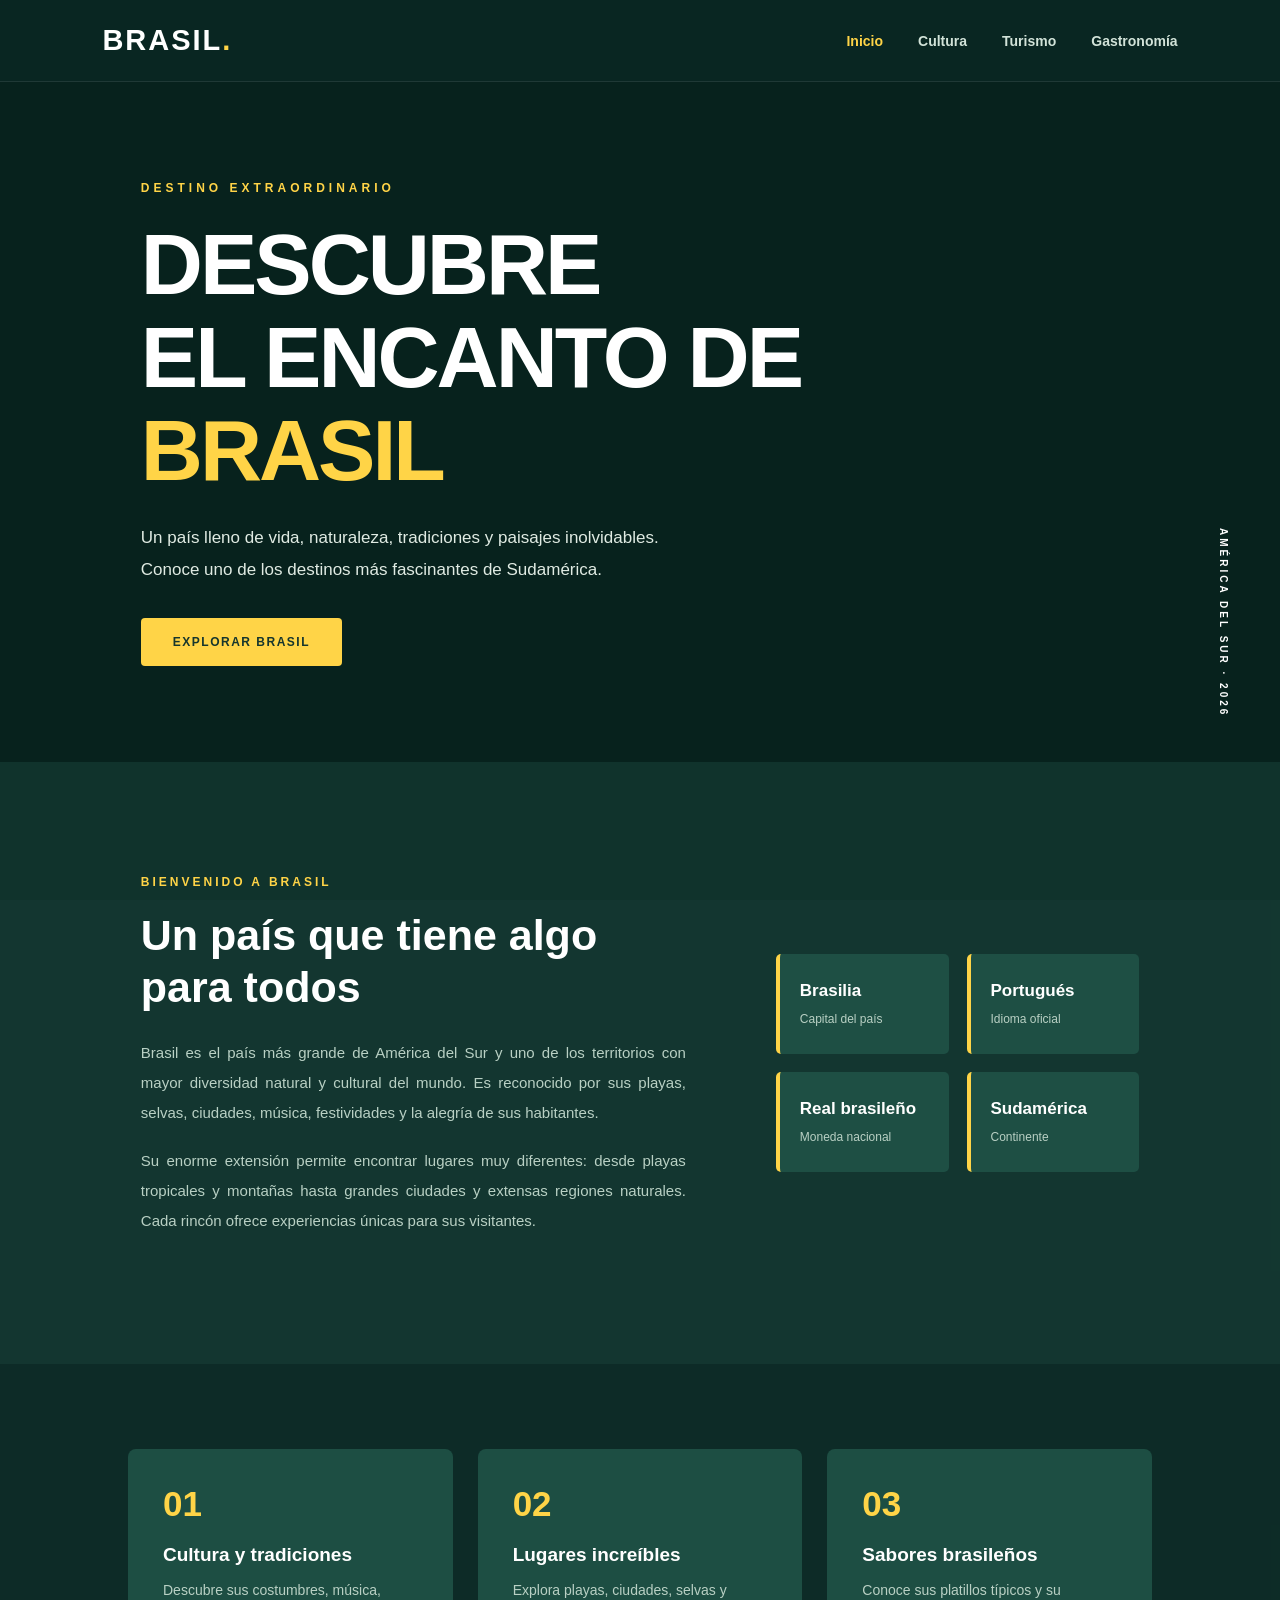
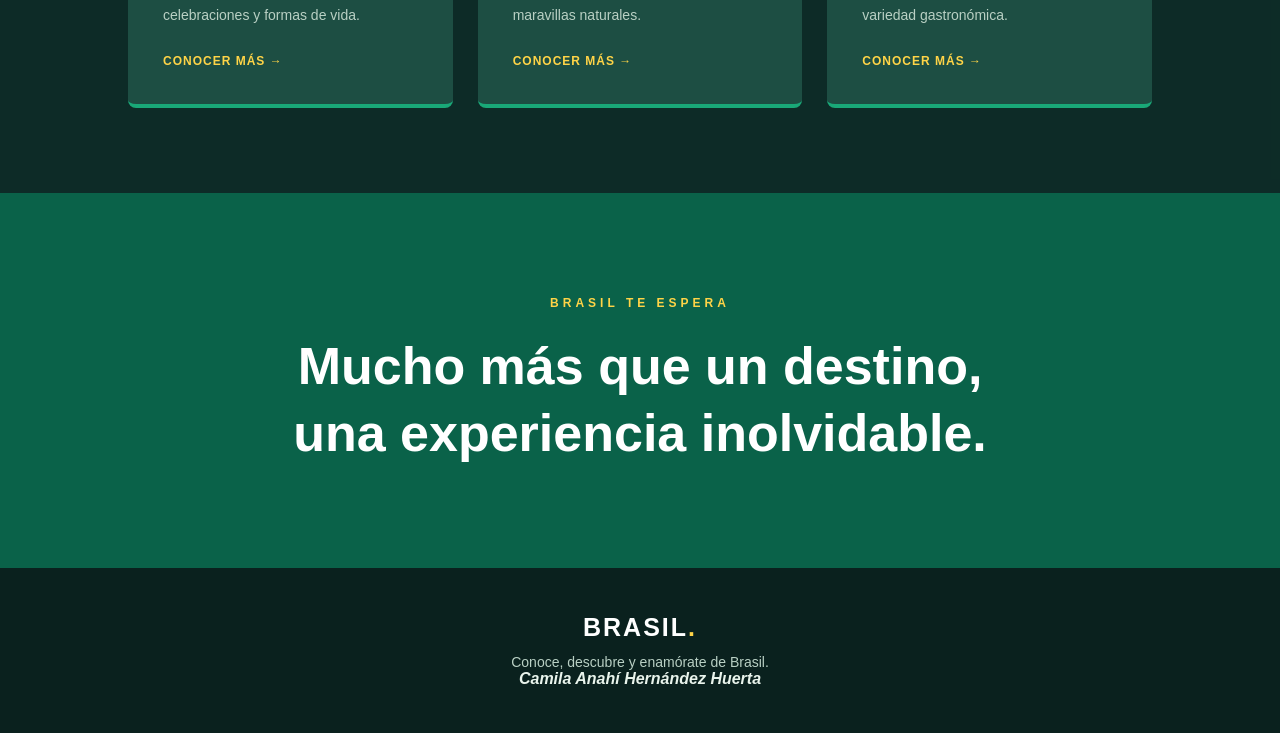
<file: index.html>
<!DOCTYPE html>
<html lang="es">
<head>
    <meta charset="UTF-8">
    <meta name="viewport" content="width=device-width, initial-scale=1.0">
    <title>Brasil | Un destino extraordinario</title>
    <link rel="stylesheet" href="estilos/estilos.css">
</head>
<body>

    <video class="video-fondo-global" autoplay muted loop playsinline>
    <source src="video/brasil.mp4" type="video/mp4">
</video>

<div class="capa-video-global"></div>

<header class="encabezado">
    <a href="index.html" class="logo">BRASIL<span>.</span></a>

    <nav>
        <a href="index.html" class="activo">Inicio</a>
        <a href="cultura.html">Cultura</a>
        <a href="turismo.html">Turismo</a>
        <a href="gastronomia.html">Gastronomía</a>
    </nav>
</header>

<main>
    <section class="portada">

        <div class="contenido-portada">
            <span class="etiqueta">DESTINO EXTRAORDINARIO</span>
            <h1>DESCUBRE<br>EL ENCANTO DE <span>BRASIL</span></h1>
            <p>
                Un país lleno de vida, naturaleza, tradiciones y paisajes
                inolvidables. Conoce uno de los destinos más fascinantes
                de Sudamérica.
            </p>
            <a href="cultura.html" class="boton">EXPLORAR BRASIL</a>
        </div>

        <div class="texto-lateral">AMÉRICA DEL SUR · 2026</div>
    </section>

    <section class="introduccion">
        <div class="introduccion-texto">
            <span class="subtitulo">BIENVENIDO A BRASIL</span>
            <h2>Un país que tiene algo para todos</h2>
            <p>
                Brasil es el país más grande de América del Sur y uno de
                los territorios con mayor diversidad natural y cultural
                del mundo. Es reconocido por sus playas, selvas, ciudades,
                música, festividades y la alegría de sus habitantes.
            </p>
            <p>
                Su enorme extensión permite encontrar lugares muy
                diferentes: desde playas tropicales y montañas hasta
                grandes ciudades y extensas regiones naturales. Cada
                rincón ofrece experiencias únicas para sus visitantes.
            </p>
        </div>

        <div class="datos-brasil">
            <div>
                <strong>Brasilia</strong>
                <span>Capital del país</span>
            </div>
            <div>
                <strong>Portugués</strong>
                <span>Idioma oficial</span>
            </div>
            <div>
                <strong>Real brasileño</strong>
                <span>Moneda nacional</span>
            </div>
            <div>
                <strong>Sudamérica</strong>
                <span>Continente</span>
            </div>
        </div>
    </section>

    <section class="franja">
        <div>
            <span>01</span>
            <h3>Cultura y tradiciones</h3>
            <p>Descubre sus costumbres, música, celebraciones y formas de vida.</p>
            <a href="cultura.html">CONOCER MÁS →</a>
        </div>

        <div>
            <span>02</span>
            <h3>Lugares increíbles</h3>
            <p>Explora playas, ciudades, selvas y maravillas naturales.</p>
            <a href="turismo.html">CONOCER MÁS →</a>
        </div>

        <div>
            <span>03</span>
            <h3>Sabores brasileños</h3>
            <p>Conoce sus platillos típicos y su variedad gastronómica.</p>
            <a href="gastronomia.html">CONOCER MÁS →</a>
        </div>
    </section>

    <section class="frase-final">
        <span>BRASIL TE ESPERA</span>
        <h2>Mucho más que un destino,<br>una experiencia inolvidable.</h2>
    </section>
</main>

<footer>
    <a href="index.html" class="logo">BRASIL<span>.</span></a>
    <p>Conoce, descubre y enamórate de Brasil.</p>
    <b><i>Camila Anahí Hernández Huerta</i></b>
</footer>

</body>
</html>
</file>
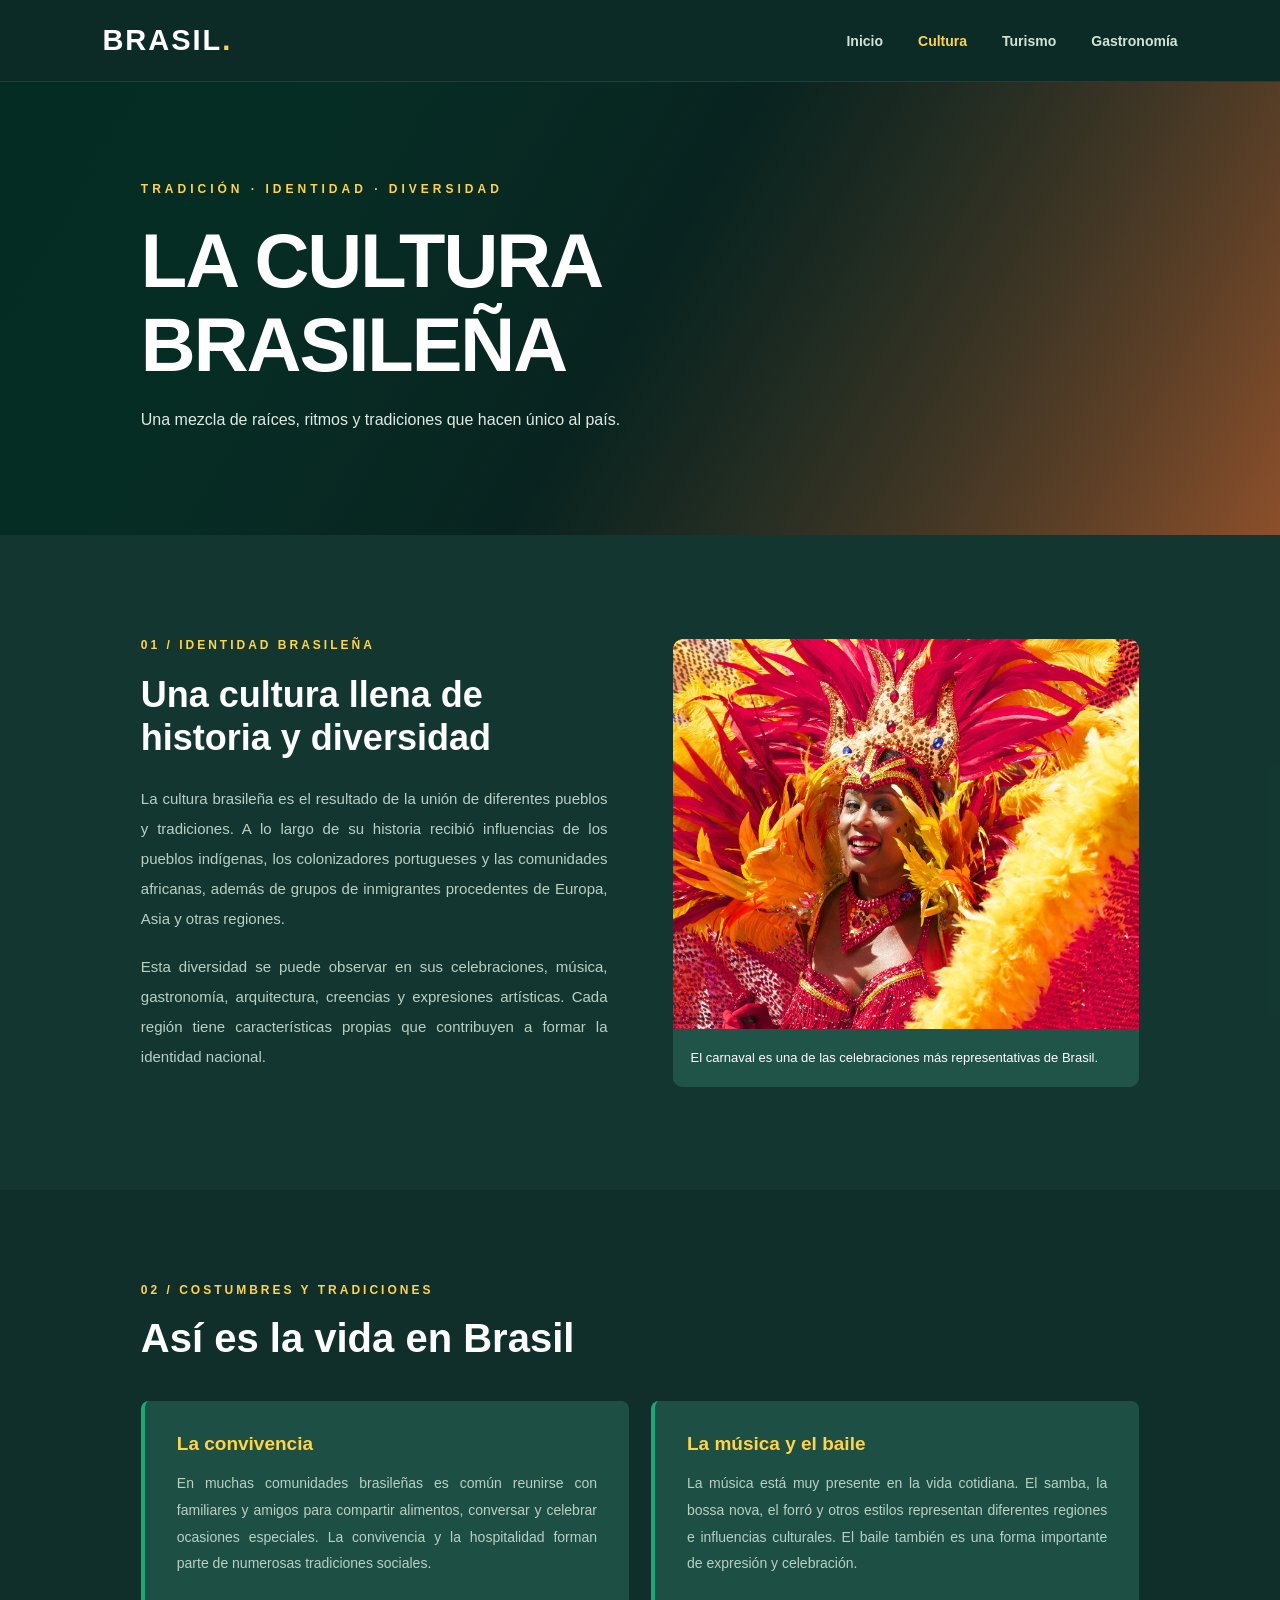
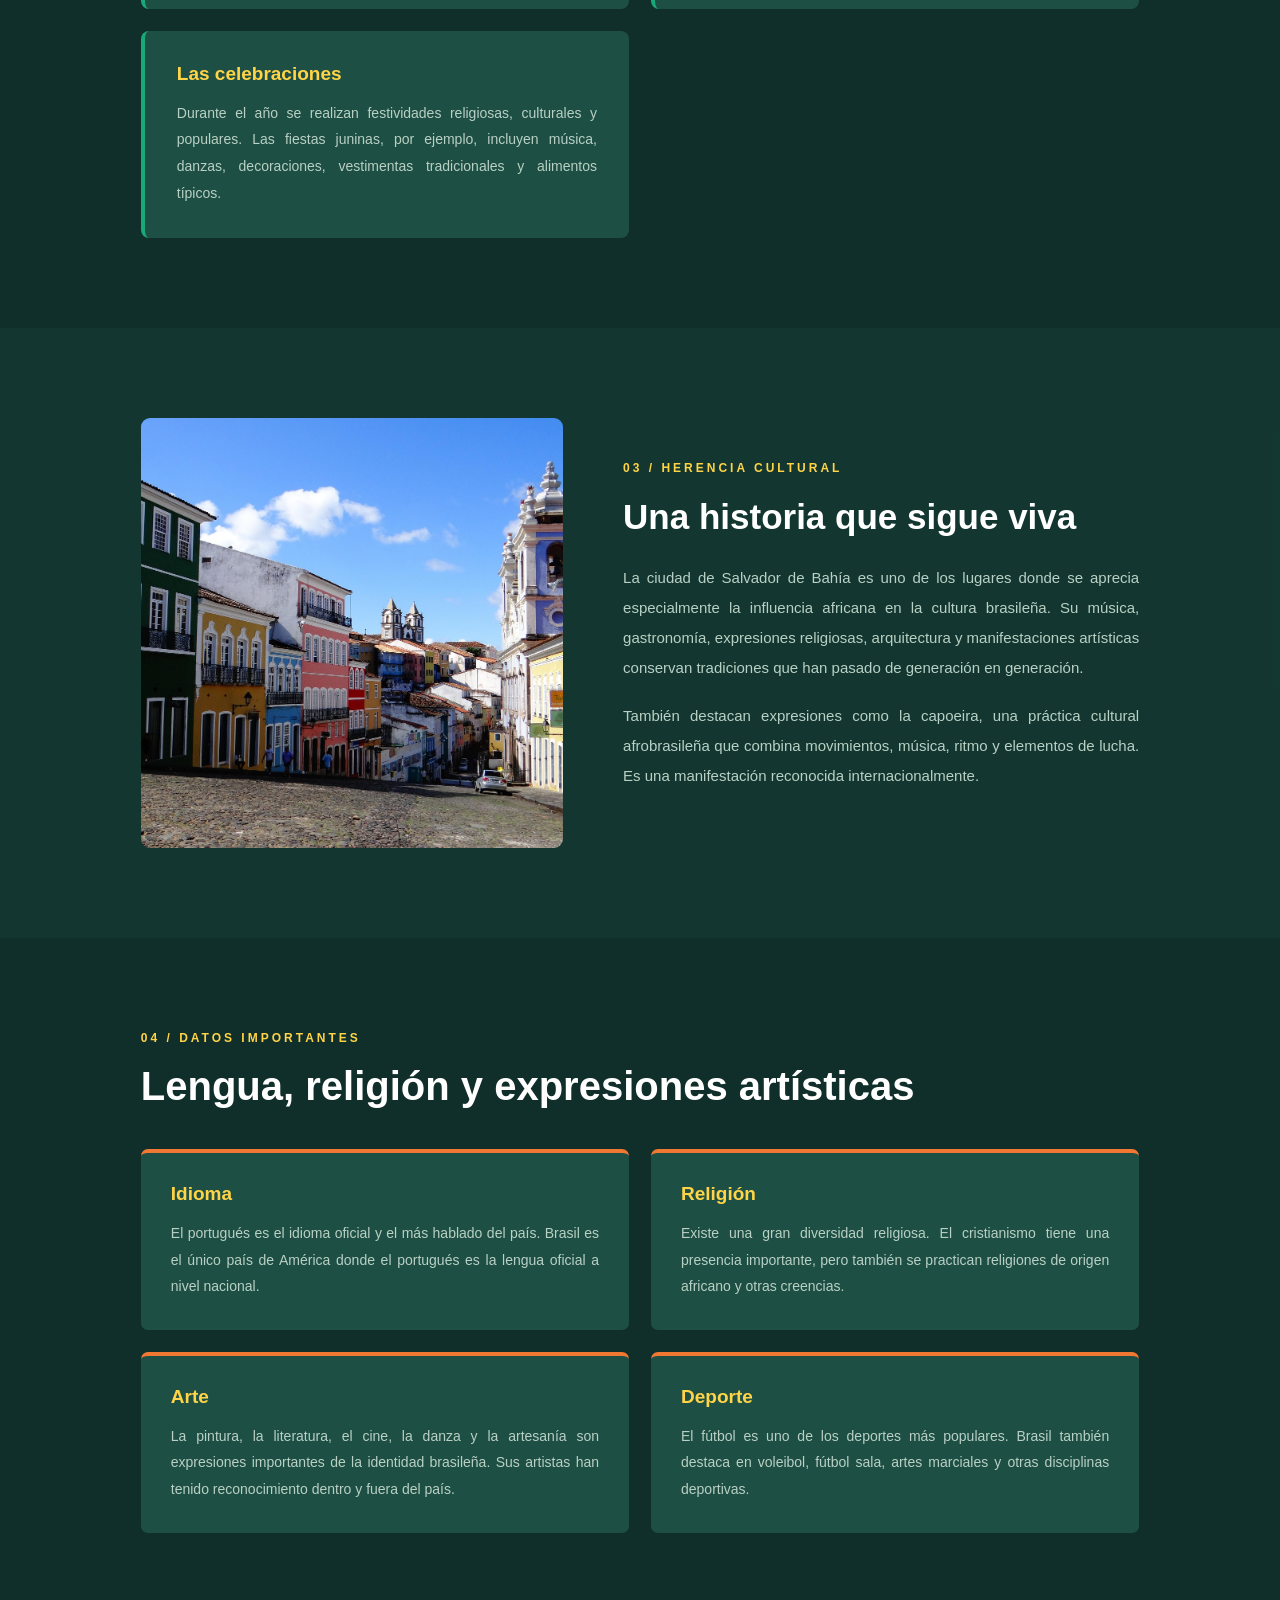
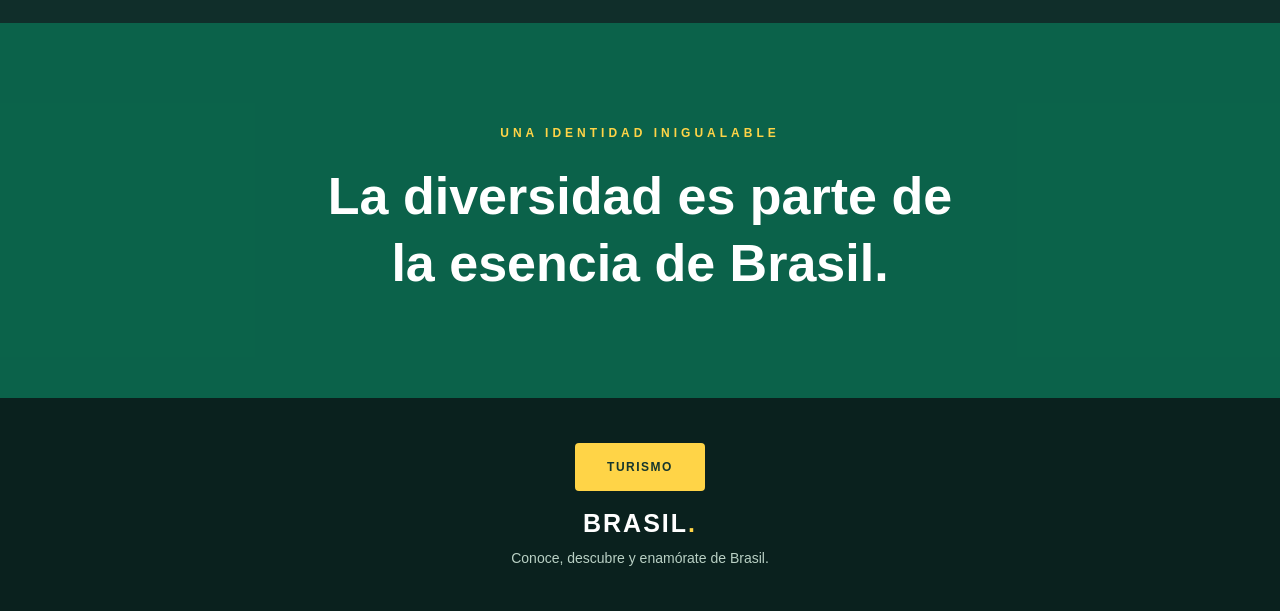
<file: cultura.html>
<!DOCTYPE html>
<html lang="es">
<head>
    <meta charset="UTF-8">
    <meta name="viewport" content="width=device-width, initial-scale=1.0">
    <title>Cultura de Brasil</title>
    <link rel="stylesheet" href="estilos/estilos.css">
</head>
<body>

<header class="encabezado">
    <a href="index.html" class="logo">BRASIL<span>.</span></a>
    <nav>
        <a href="index.html">Inicio</a>
        <a href="cultura.html" class="activo">Cultura</a>
        <a href="turismo.html">Turismo</a>
        <a href="gastronomia.html">Gastronomía</a>
    </nav>
</header>

<main>
    <section class="encabezado-pagina cultura-fondo">
        <span class="etiqueta">TRADICIÓN · IDENTIDAD · DIVERSIDAD</span>
        <h1>LA CULTURA<br>BRASILEÑA</h1>
        <p>Una mezcla de raíces, ritmos y tradiciones que hacen único al país.</p>
    </section>

    <section class="contenido-pagina">
        <div class="texto-principal">
            <span class="subtitulo">01 / IDENTIDAD BRASILEÑA</span>
            <h2>Una cultura llena de historia y diversidad</h2>
            <p>
                La cultura brasileña es el resultado de la unión de
                diferentes pueblos y tradiciones. A lo largo de su
                historia recibió influencias de los pueblos indígenas,
                los colonizadores portugueses y las comunidades africanas,
                además de grupos de inmigrantes procedentes de Europa,
                Asia y otras regiones.
            </p>
            <p>
                Esta diversidad se puede observar en sus celebraciones,
                música, gastronomía, arquitectura, creencias y expresiones
                artísticas. Cada región tiene características propias
                que contribuyen a formar la identidad nacional.
            </p>
        </div>

        <div class="imagen-destacada">
            <img src="imagenes/carnaval.jpg" alt="Celebración del carnaval brasileño">
            <span>El carnaval es una de las celebraciones más representativas de Brasil.</span>
        </div>
    </section>

    <section class="bloque-informacion">
        <span class="subtitulo">02 / COSTUMBRES Y TRADICIONES</span>
        <h2>Así es la vida en Brasil</h2>

        <div class="tarjetas-texto">
            <article>
                <h3>La convivencia</h3>
                <p>
                    En muchas comunidades brasileñas es común reunirse
                    con familiares y amigos para compartir alimentos,
                    conversar y celebrar ocasiones especiales. La
                    convivencia y la hospitalidad forman parte de
                    numerosas tradiciones sociales.
                </p>
            </article>

            <article>
                <h3>La música y el baile</h3>
                <p>
                    La música está muy presente en la vida cotidiana.
                    El samba, la bossa nova, el forró y otros estilos
                    representan diferentes regiones e influencias
                    culturales. El baile también es una forma importante
                    de expresión y celebración.
                </p>
            </article>

            <article>
                <h3>Las celebraciones</h3>
                <p>
                    Durante el año se realizan festividades religiosas,
                    culturales y populares. Las fiestas juninas, por
                    ejemplo, incluyen música, danzas, decoraciones,
                    vestimentas tradicionales y alimentos típicos.
                </p>
            </article>
        </div>
    </section>

    <section class="seccion-imagen">
        <img src="imagenes/salvador.jpg" alt="Arquitectura colorida de Salvador de Bahía">
        <div>
            <span class="subtitulo">03 / HERENCIA CULTURAL</span>
            <h2>Una historia que sigue viva</h2>
            <p>
                La ciudad de Salvador de Bahía es uno de los lugares
                donde se aprecia especialmente la influencia africana
                en la cultura brasileña. Su música, gastronomía,
                expresiones religiosas, arquitectura y manifestaciones
                artísticas conservan tradiciones que han pasado de
                generación en generación.
            </p>
            <p>
                También destacan expresiones como la capoeira, una
                práctica cultural afrobrasileña que combina movimientos,
                música, ritmo y elementos de lucha. Es una manifestación
                reconocida internacionalmente.
            </p>
        </div>
    </section>

    <section class="bloque-informacion">
        <span class="subtitulo">04 / DATOS IMPORTANTES</span>
        <h2>Lengua, religión y expresiones artísticas</h2>

        <div class="datos-grid">
            <div>
                <h3>Idioma</h3>
                <p>
                    El portugués es el idioma oficial y el más hablado
                    del país. Brasil es el único país de América donde
                    el portugués es la lengua oficial a nivel nacional.
                </p>
            </div>

            <div>
                <h3>Religión</h3>
                <p>
                    Existe una gran diversidad religiosa. El cristianismo
                    tiene una presencia importante, pero también se
                    practican religiones de origen africano y otras
                    creencias.
                </p>
            </div>

            <div>
                <h3>Arte</h3>
                <p>
                    La pintura, la literatura, el cine, la danza y la
                    artesanía son expresiones importantes de la identidad
                    brasileña. Sus artistas han tenido reconocimiento
                    dentro y fuera del país.
                </p>
            </div>

            <div>
                <h3>Deporte</h3>
                <p>
                    El fútbol es uno de los deportes más populares.
                    Brasil también destaca en voleibol, fútbol sala,
                    artes marciales y otras disciplinas deportivas.
                </p>
            </div>
        </div>
    </section>

    <section class="frase-final">
        <span>UNA IDENTIDAD INIGUALABLE</span>
        <h2>La diversidad es parte de<br>la esencia de Brasil.</h2>
    </section>
</main>

<footer>
     <a href="turismo.html" class="boton">TURISMO</a><br><br>
    <a href="index.html" class="logo">BRASIL<span>.</span></a>
    <p>Conoce, descubre y enamórate de Brasil.</p>
</footer>

</body>
</html>
</file>
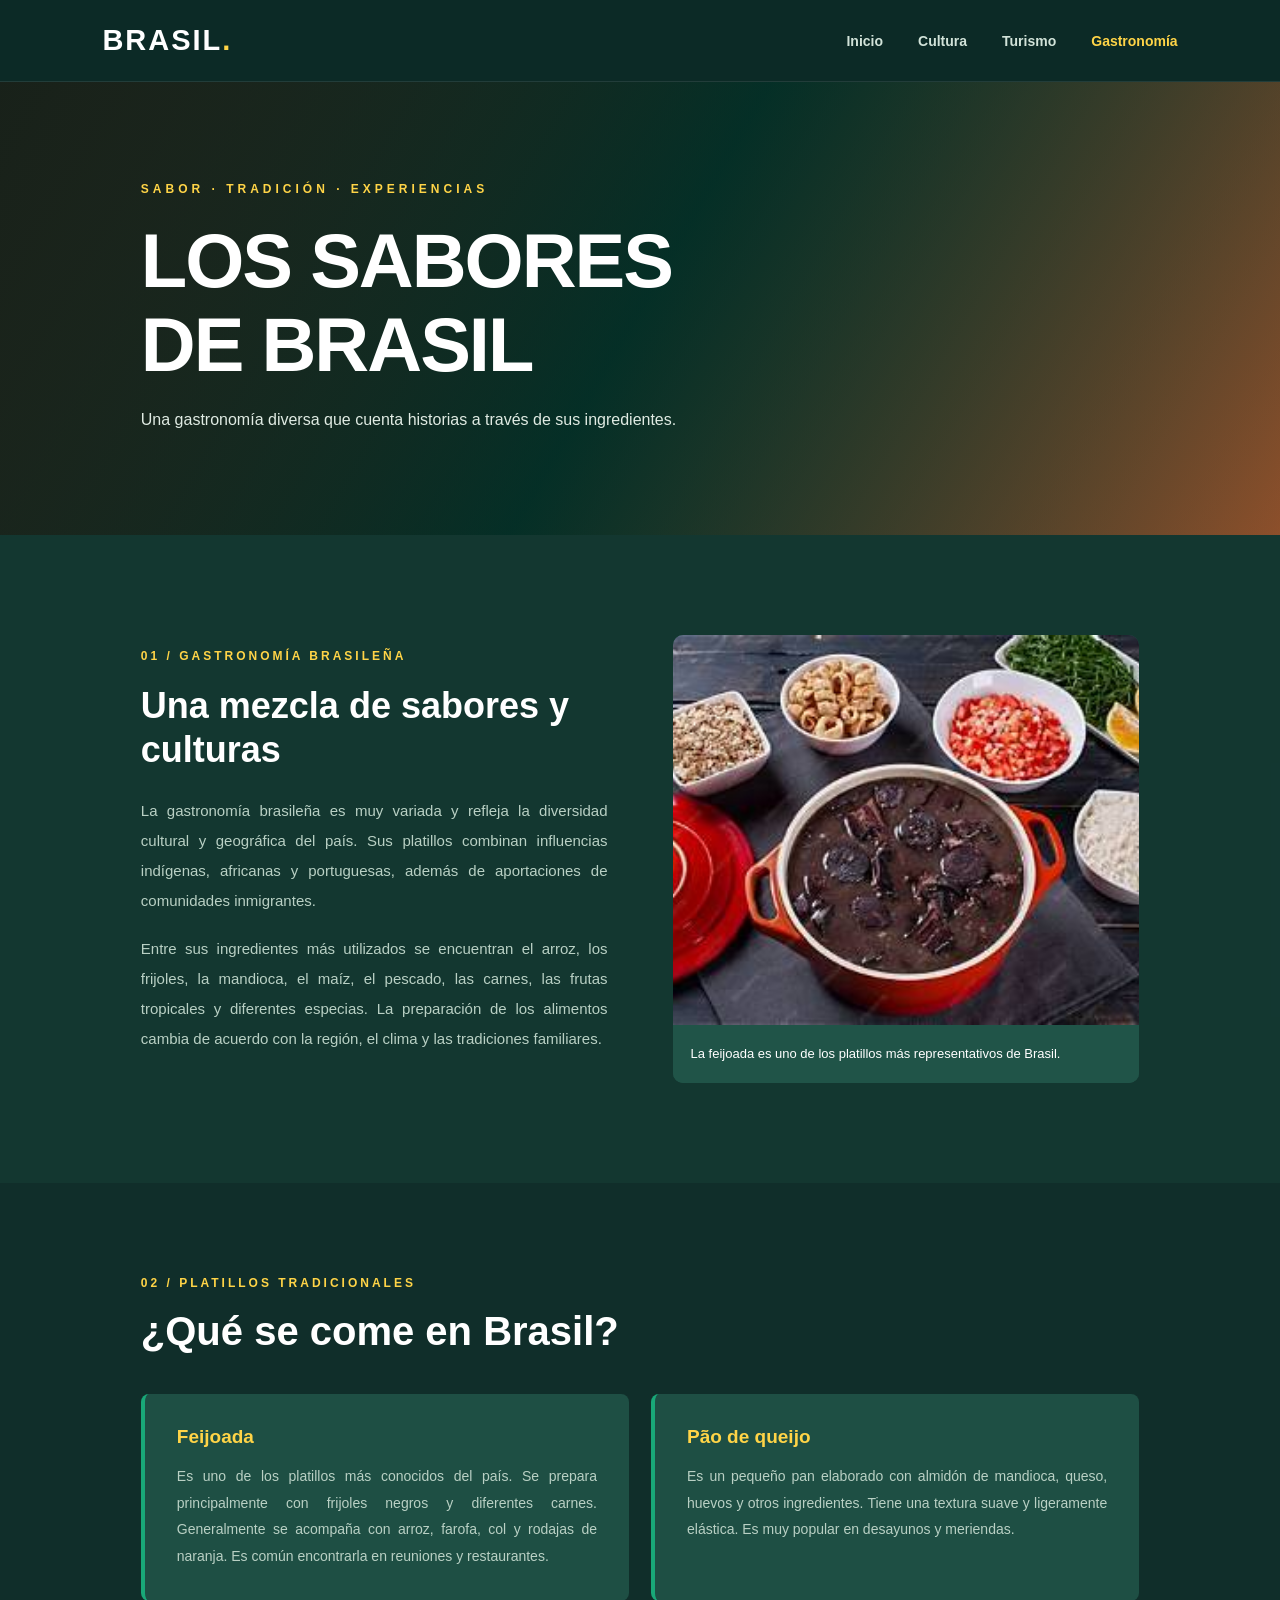
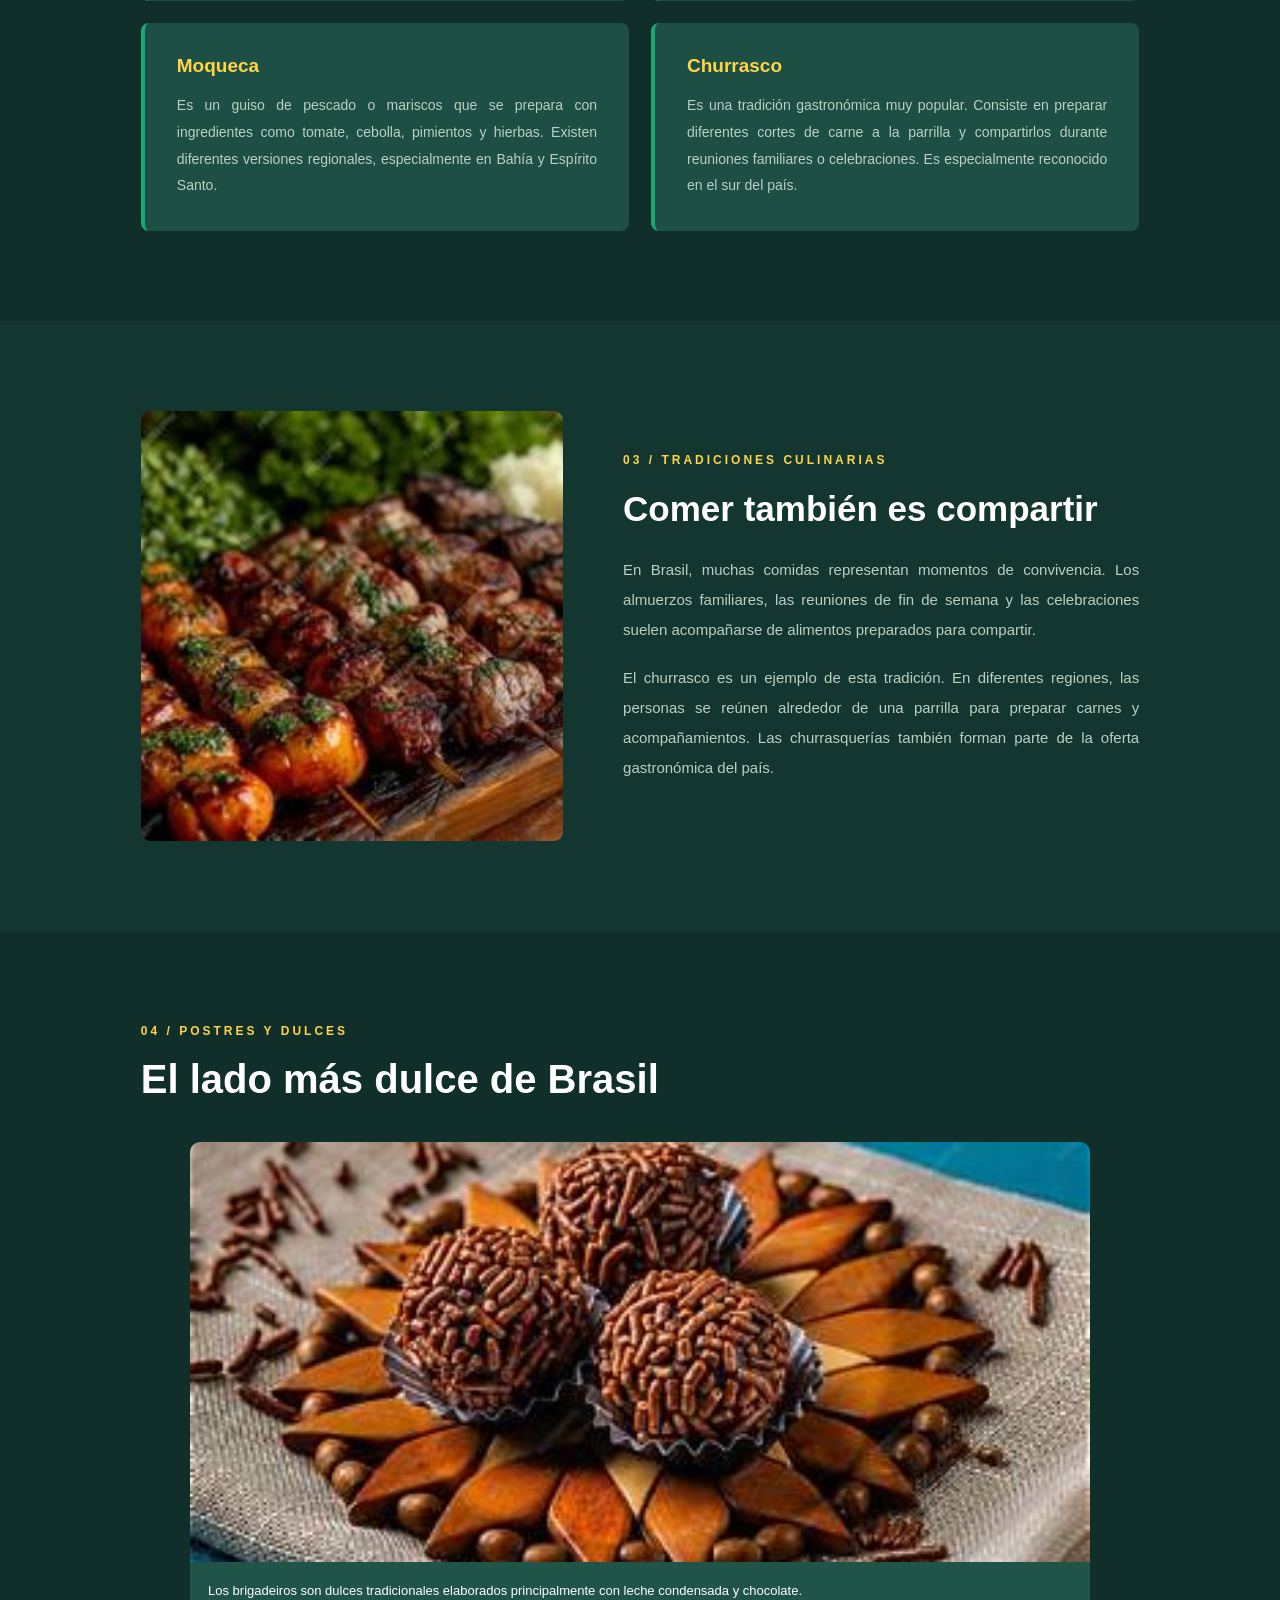
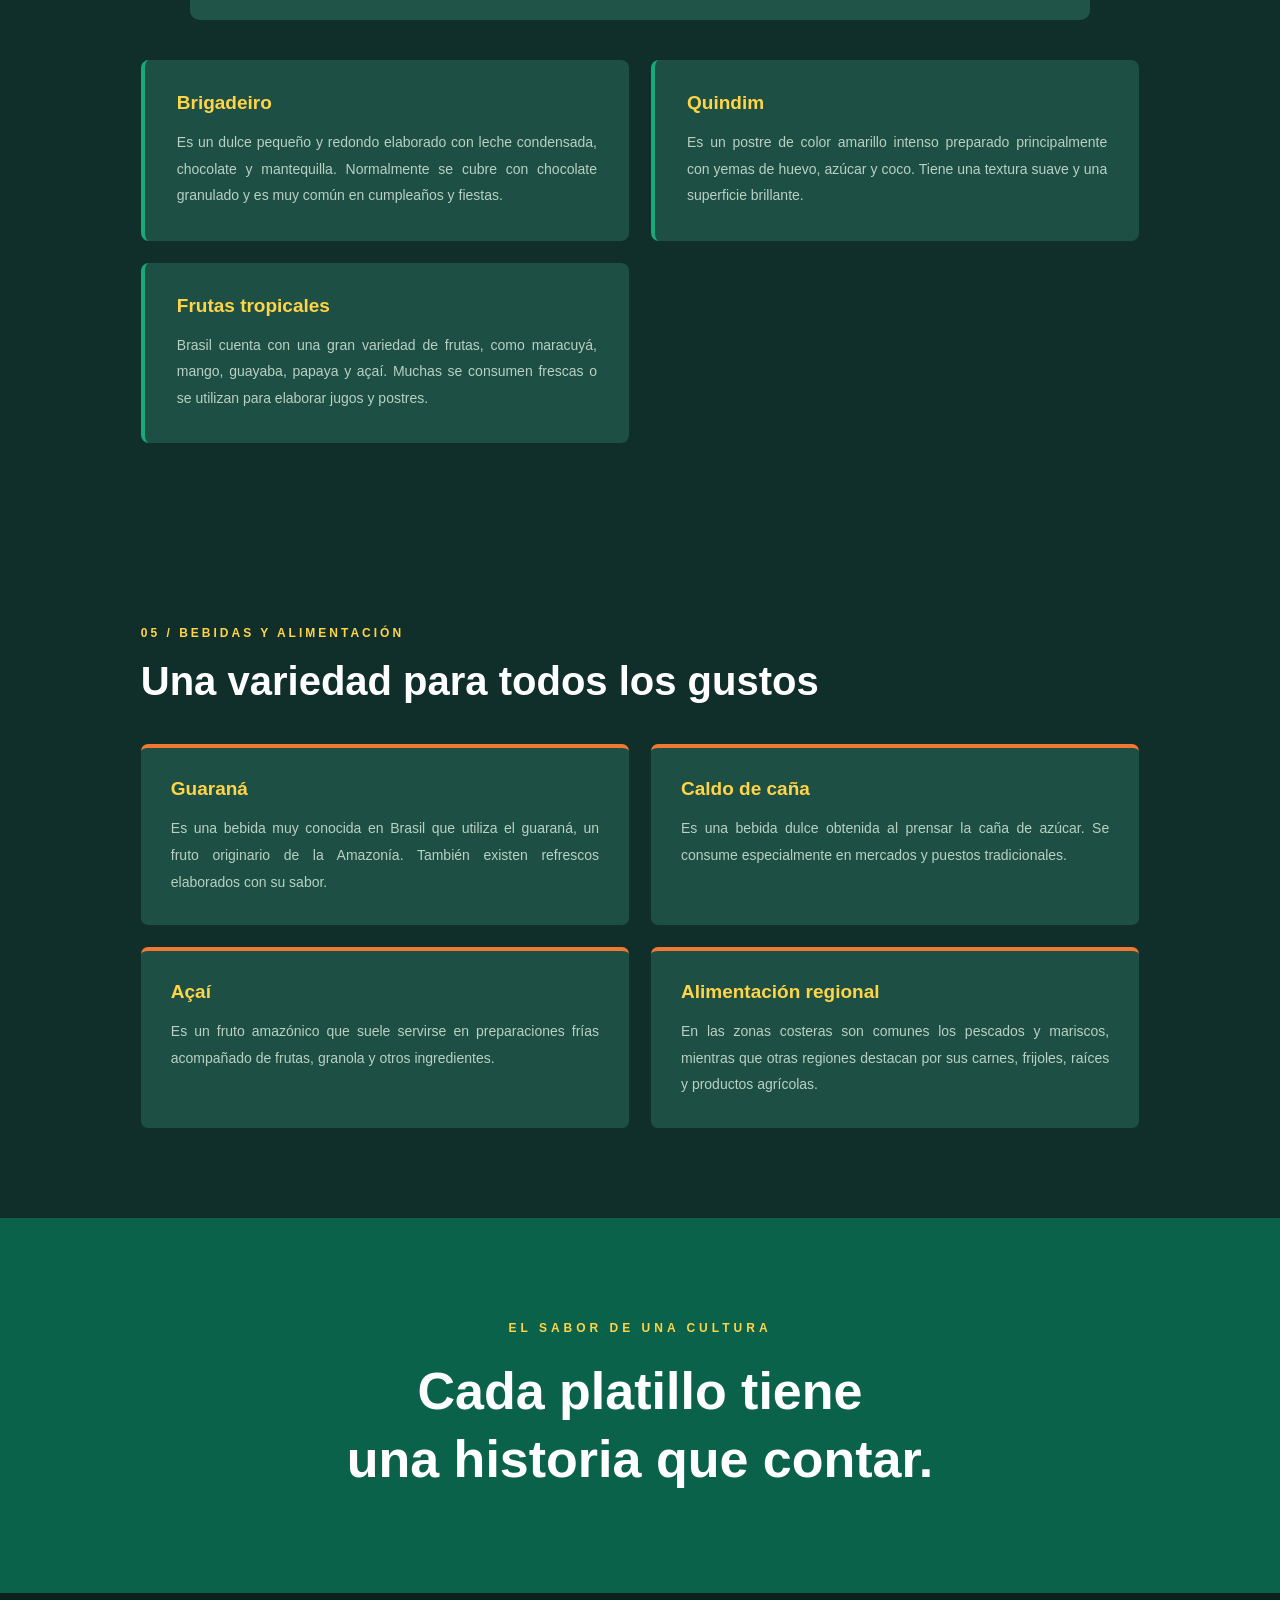
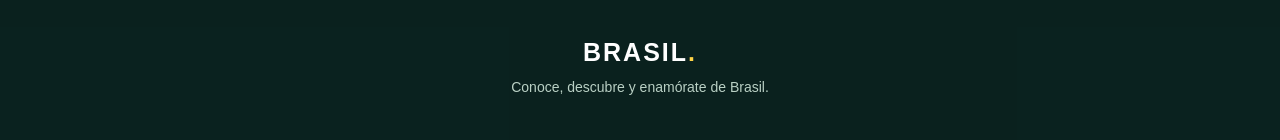
<file: gastronomia.html>
<!DOCTYPE html>
<html lang="es">
<head>
    <meta charset="UTF-8">
    <meta name="viewport" content="width=device-width, initial-scale=1.0">
    <title>Gastronomía de Brasil</title>
    <link rel="stylesheet" href="estilos/estilos.css">
</head>
<body>

<header class="encabezado">
    <a href="index.html" class="logo">BRASIL<span>.</span></a>
    <nav>
        <a href="index.html">Inicio</a>
        <a href="cultura.html">Cultura</a>
        <a href="turismo.html">Turismo</a>
        <a href="gastronomia.html" class="activo">Gastronomía</a>
    </nav>
</header>

<main>
    <section class="encabezado-pagina gastronomia-fondo">
        <span class="etiqueta">SABOR · TRADICIÓN · EXPERIENCIAS</span>
        <h1>LOS SABORES<br>DE BRASIL</h1>
        <p>Una gastronomía diversa que cuenta historias a través de sus ingredientes.</p>
    </section>

    <section class="contenido-pagina">
        <div class="texto-principal">
            <span class="subtitulo">01 / GASTRONOMÍA BRASILEÑA</span>
            <h2>Una mezcla de sabores y culturas</h2>
            <p>
                La gastronomía brasileña es muy variada y refleja
                la diversidad cultural y geográfica del país.
                Sus platillos combinan influencias indígenas,
                africanas y portuguesas, además de aportaciones
                de comunidades inmigrantes.
            </p>
            <p>
                Entre sus ingredientes más utilizados se encuentran
                el arroz, los frijoles, la mandioca, el maíz, el
                pescado, las carnes, las frutas tropicales y
                diferentes especias. La preparación de los alimentos
                cambia de acuerdo con la región, el clima y las
                tradiciones familiares.
            </p>
        </div>

        <div class="imagen-destacada">
            <img src="imagenes/feijoada.jpg" alt="Feijoada brasileña">
            <span>La feijoada es uno de los platillos más representativos de Brasil.</span>
        </div>
    </section>

    <section class="bloque-informacion">
        <span class="subtitulo">02 / PLATILLOS TRADICIONALES</span>
        <h2>¿Qué se come en Brasil?</h2>

        <div class="tarjetas-texto">
            <article>
                <h3>Feijoada</h3>
                <p>
                    Es uno de los platillos más conocidos del país.
                    Se prepara principalmente con frijoles negros
                    y diferentes carnes. Generalmente se acompaña
                    con arroz, farofa, col y rodajas de naranja.
                    Es común encontrarla en reuniones y restaurantes.
                </p>
            </article>

            <article>
                <h3>Pão de queijo</h3>
                <p>
                    Es un pequeño pan elaborado con almidón de
                    mandioca, queso, huevos y otros ingredientes.
                    Tiene una textura suave y ligeramente elástica.
                    Es muy popular en desayunos y meriendas.
                </p>
            </article>

            <article>
                <h3>Moqueca</h3>
                <p>
                    Es un guiso de pescado o mariscos que se prepara
                    con ingredientes como tomate, cebolla,
                    pimientos y hierbas. Existen diferentes
                    versiones regionales, especialmente en Bahía
                    y Espírito Santo.
                </p>
            </article>

            <article>
                <h3>Churrasco</h3>
                <p>
                    Es una tradición gastronómica muy popular.
                    Consiste en preparar diferentes cortes de carne
                    a la parrilla y compartirlos durante reuniones
                    familiares o celebraciones. Es especialmente
                    reconocido en el sur del país.
                </p>
            </article>
        </div>
    </section>

    <section class="seccion-imagen">
        <img src="imagenes/churrasco.jpg" alt="Churrasco tradicional brasileño">
        <div>
            <span class="subtitulo">03 / TRADICIONES CULINARIAS</span>
            <h2>Comer también es compartir</h2>
            <p>
                En Brasil, muchas comidas representan momentos de
                convivencia. Los almuerzos familiares, las reuniones
                de fin de semana y las celebraciones suelen
                acompañarse de alimentos preparados para compartir.
            </p>
            <p>
                El churrasco es un ejemplo de esta tradición.
                En diferentes regiones, las personas se reúnen
                alrededor de una parrilla para preparar carnes
                y acompañamientos. Las churrasquerías también
                forman parte de la oferta gastronómica del país.
            </p>
        </div>
    </section>

    <section class="bloque-informacion">
        <span class="subtitulo">04 / POSTRES Y DULCES</span>
        <h2>El lado más dulce de Brasil</h2>

        <div class="imagen-destacada imagen-horizontal">
            <img src="imagenes/brigadeiros.jpg" alt="Brigadeiros brasileños">
            <span>Los brigadeiros son dulces tradicionales elaborados principalmente con leche condensada y chocolate.</span>
        </div>

        <div class="tarjetas-texto">
            <article>
                <h3>Brigadeiro</h3>
                <p>
                    Es un dulce pequeño y redondo elaborado con
                    leche condensada, chocolate y mantequilla.
                    Normalmente se cubre con chocolate granulado
                    y es muy común en cumpleaños y fiestas.
                </p>
            </article>

            <article>
                <h3>Quindim</h3>
                <p>
                    Es un postre de color amarillo intenso preparado
                    principalmente con yemas de huevo, azúcar
                    y coco. Tiene una textura suave y una
                    superficie brillante.
                </p>
            </article>

            <article>
                <h3>Frutas tropicales</h3>
                <p>
                    Brasil cuenta con una gran variedad de frutas,
                    como maracuyá, mango, guayaba, papaya y açaí.
                    Muchas se consumen frescas o se utilizan
                    para elaborar jugos y postres.
                </p>
            </article>
        </div>
    </section>

    <section class="bloque-informacion">
        <span class="subtitulo">05 / BEBIDAS Y ALIMENTACIÓN</span>
        <h2>Una variedad para todos los gustos</h2>

        <div class="datos-grid">
            <div>
                <h3>Guaraná</h3>
                <p>
                    Es una bebida muy conocida en Brasil que utiliza
                    el guaraná, un fruto originario de la Amazonía.
                    También existen refrescos elaborados con su sabor.
                </p>
            </div>

            <div>
                <h3>Caldo de caña</h3>
                <p>
                    Es una bebida dulce obtenida al prensar la
                    caña de azúcar. Se consume especialmente en
                    mercados y puestos tradicionales.
                </p>
            </div>

            <div>
                <h3>Açaí</h3>
                <p>
                    Es un fruto amazónico que suele servirse
                    en preparaciones frías acompañado de frutas,
                    granola y otros ingredientes.
                </p>
            </div>

            <div>
                <h3>Alimentación regional</h3>
                <p>
                    En las zonas costeras son comunes los pescados
                    y mariscos, mientras que otras regiones
                    destacan por sus carnes, frijoles, raíces
                    y productos agrícolas.
                </p>
            </div>
        </div>
    </section>

    <section class="frase-final">
        <span>EL SABOR DE UNA CULTURA</span>
        <h2>Cada platillo tiene<br>una historia que contar.</h2>
    </section>
</main>

<footer>
    <a href="index.html" class="logo">BRASIL<span>.</span></a>
    <p>Conoce, descubre y enamórate de Brasil.</p>
</footer>

</body>
</html>
</file>
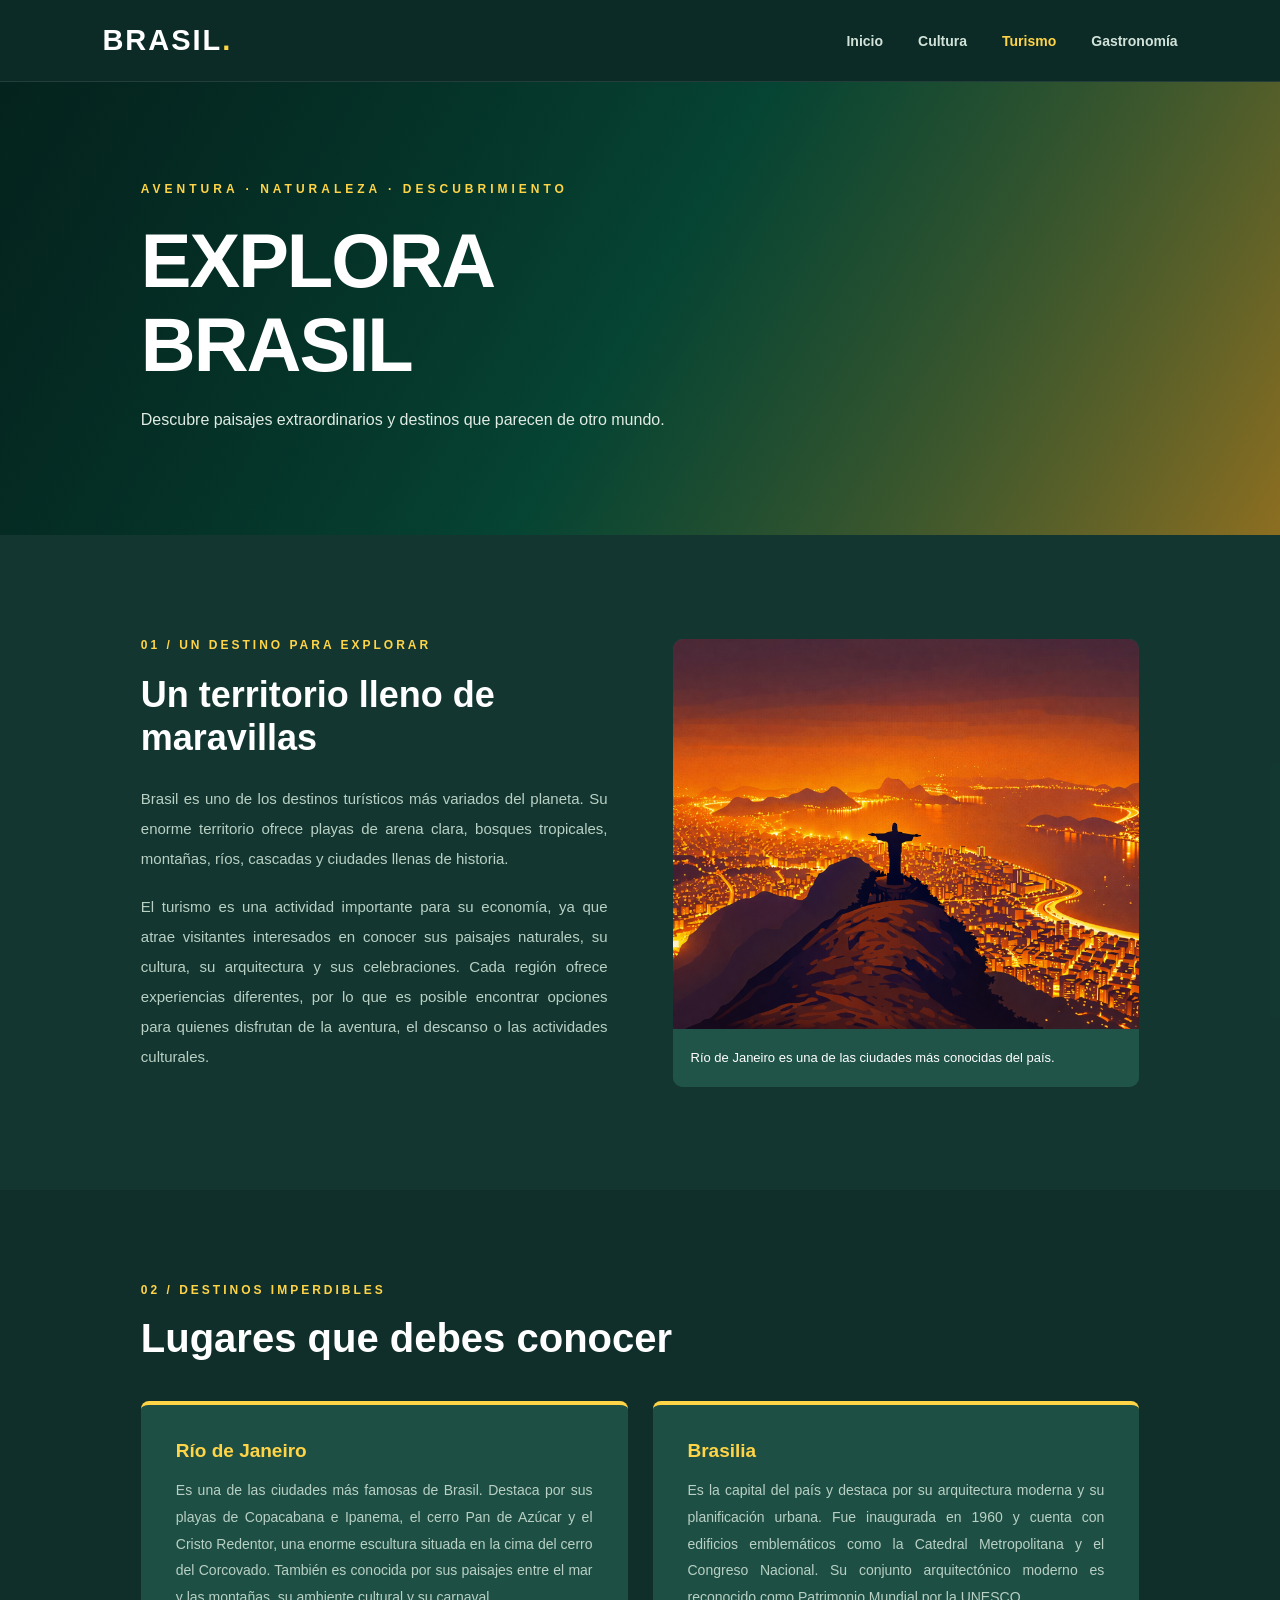
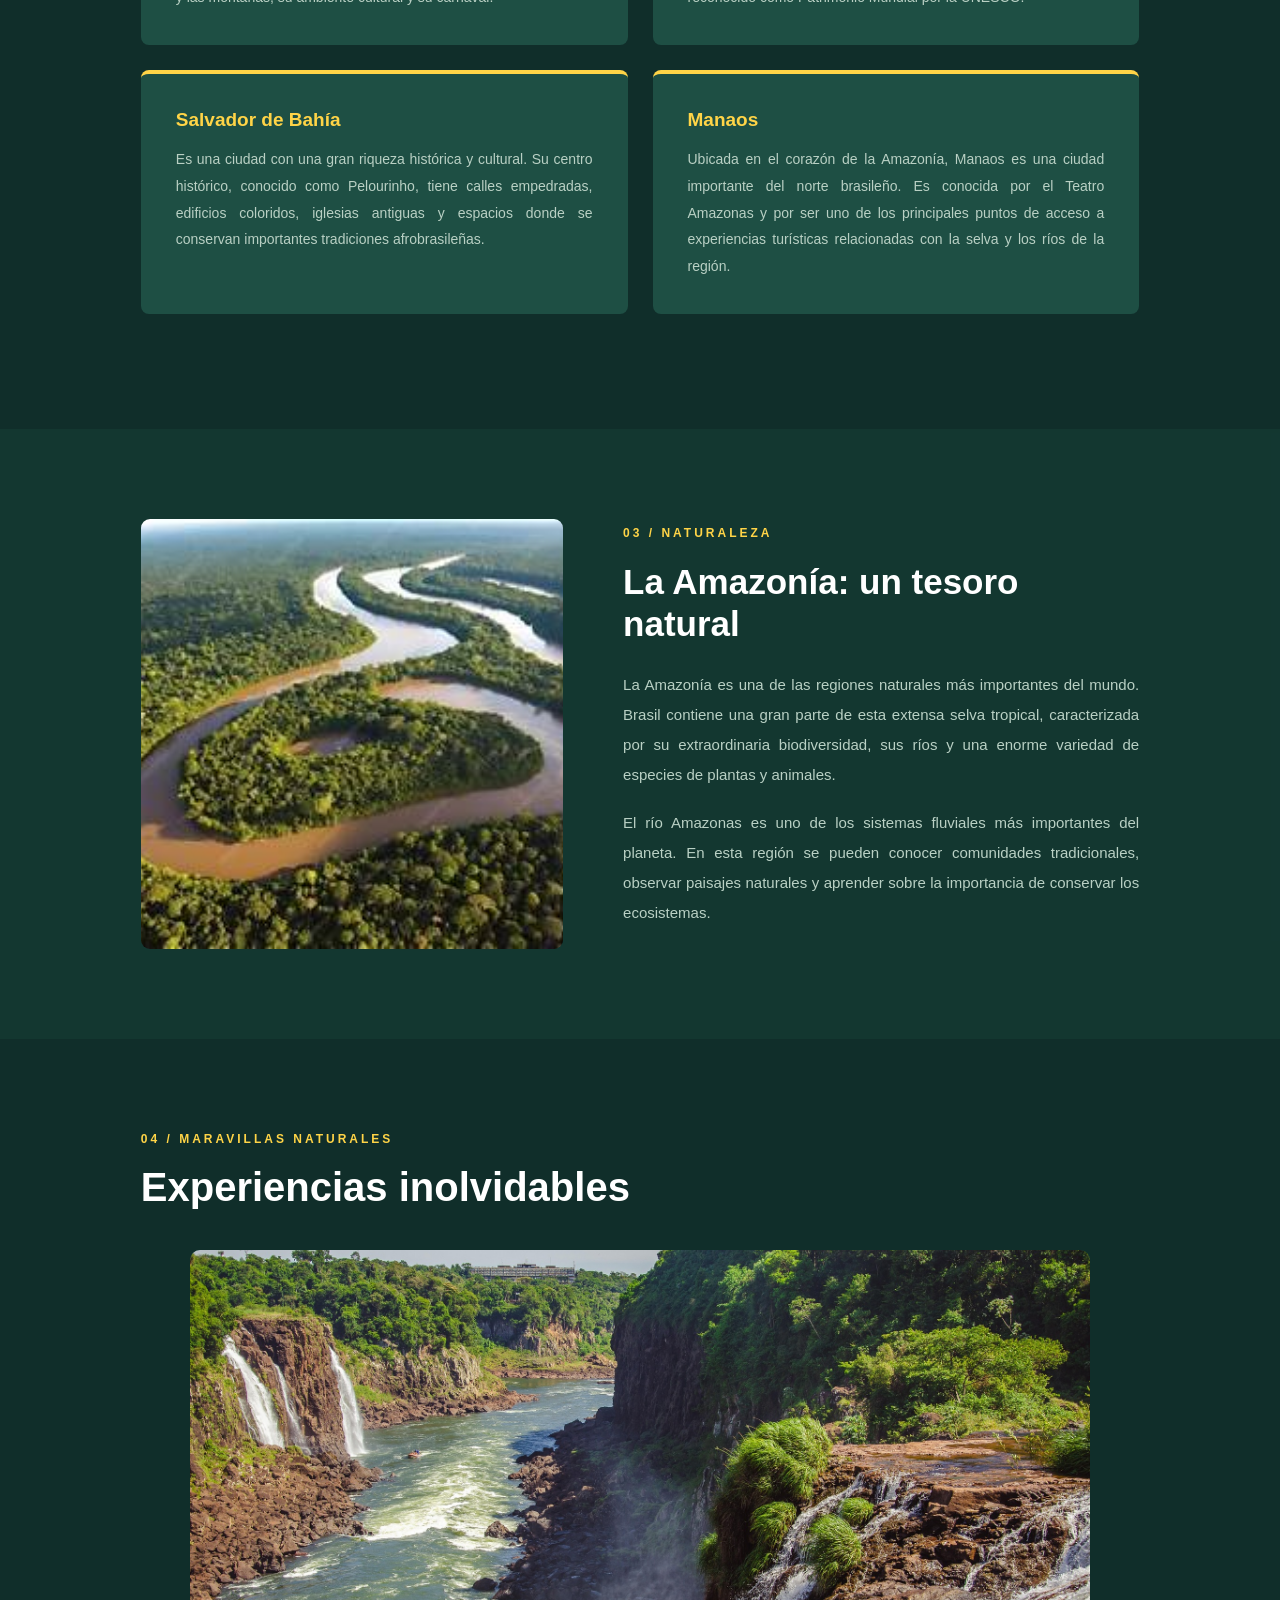
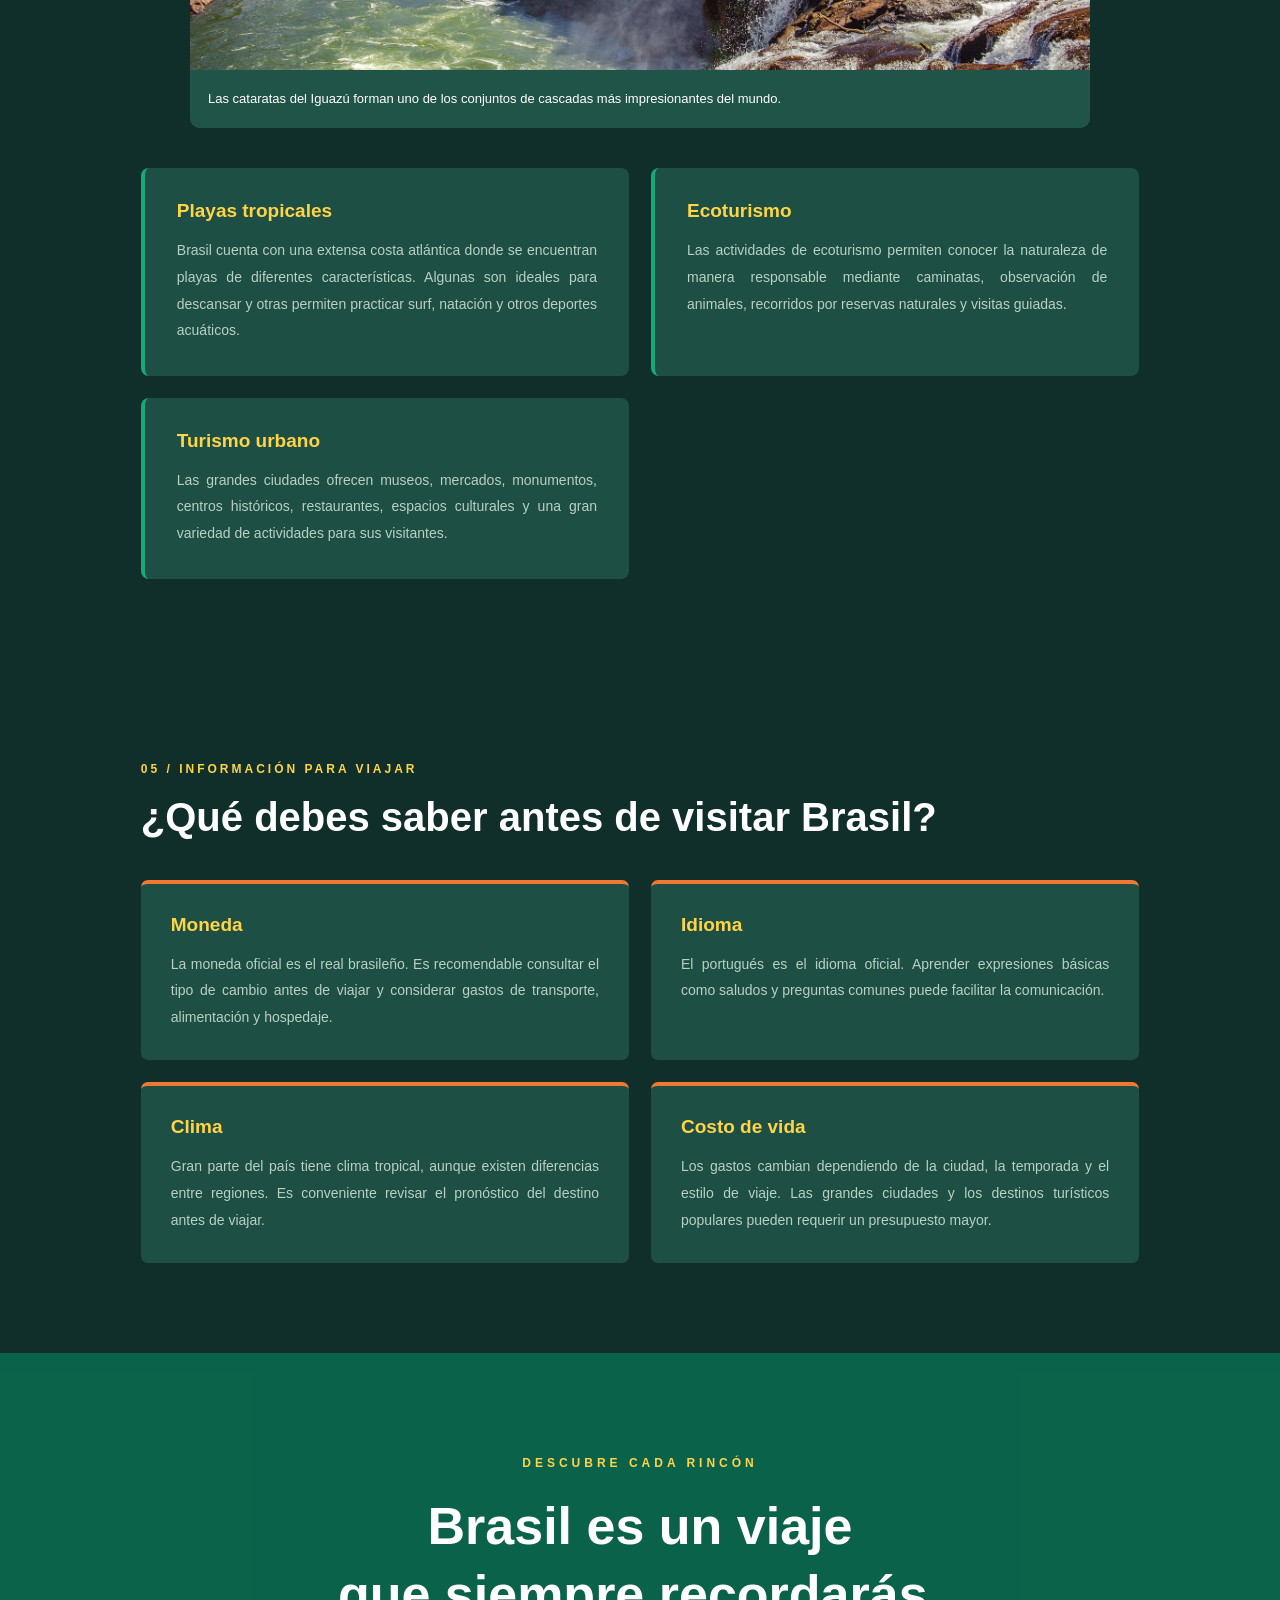
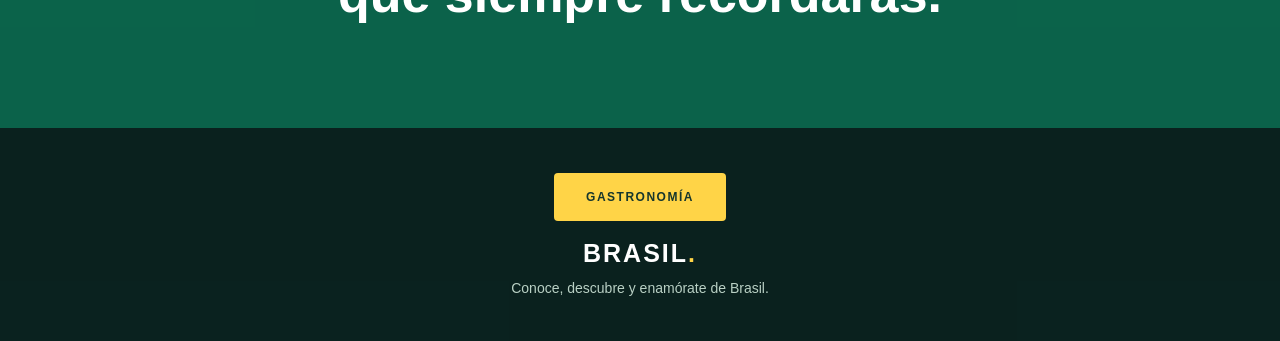
<file: turismo.html>
<!DOCTYPE html>
<html lang="es">
<head>
    <meta charset="UTF-8">
    <meta name="viewport" content="width=device-width, initial-scale=1.0">
    <title>Turismo en Brasil</title>
    <link rel="stylesheet" href="estilos/estilos.css">
</head>
<body>

<header class="encabezado">
    <a href="index.html" class="logo">BRASIL<span>.</span></a>
    <nav>
        <a href="index.html">Inicio</a>
        <a href="cultura.html">Cultura</a>
        <a href="turismo.html" class="activo">Turismo</a>
        <a href="gastronomia.html">Gastronomía</a>
    </nav>
</header>

<main>
    <section class="encabezado-pagina turismo-fondo">
        <span class="etiqueta">AVENTURA · NATURALEZA · DESCUBRIMIENTO</span>
        <h1>EXPLORA<br>BRASIL</h1>
        <p>Descubre paisajes extraordinarios y destinos que parecen de otro mundo.</p>
    </section>

    <section class="contenido-pagina">
        <div class="texto-principal">
            <span class="subtitulo">01 / UN DESTINO PARA EXPLORAR</span>
            <h2>Un territorio lleno de maravillas</h2>
            <p>
                Brasil es uno de los destinos turísticos más variados
                del planeta. Su enorme territorio ofrece playas de
                arena clara, bosques tropicales, montañas, ríos,
                cascadas y ciudades llenas de historia.
            </p>
            <p>
                El turismo es una actividad importante para su economía,
                ya que atrae visitantes interesados en conocer sus
                paisajes naturales, su cultura, su arquitectura y sus
                celebraciones. Cada región ofrece experiencias
                diferentes, por lo que es posible encontrar opciones
                para quienes disfrutan de la aventura, el descanso
                o las actividades culturales.
            </p>
        </div>

        <div class="imagen-destacada">
            <img src="imagenes/cristo.png" alt="Vista panorámica de Río de Janeiro">
            <span>Río de Janeiro es una de las ciudades más conocidas del país.</span>
        </div>
    </section>

    <section class="bloque-informacion">
        <span class="subtitulo">02 / DESTINOS IMPERDIBLES</span>
        <h2>Lugares que debes conocer</h2>

        <div class="destino">
            <div>
                <h3>Río de Janeiro</h3>
                <p>
                    Es una de las ciudades más famosas de Brasil. Destaca
                    por sus playas de Copacabana e Ipanema, el cerro
                    Pan de Azúcar y el Cristo Redentor, una enorme
                    escultura situada en la cima del cerro del Corcovado.
                    También es conocida por sus paisajes entre el mar
                    y las montañas, su ambiente cultural y su carnaval.
                </p>
            </div>
            <div>
                <h3>Brasilia</h3>
                <p>
                    Es la capital del país y destaca por su arquitectura
                    moderna y su planificación urbana. Fue inaugurada
                    en 1960 y cuenta con edificios emblemáticos como
                    la Catedral Metropolitana y el Congreso Nacional.
                    Su conjunto arquitectónico moderno es reconocido
                    como Patrimonio Mundial por la UNESCO.
                </p>
            </div>
        </div>

        <div class="destino">
            <div>
                <h3>Salvador de Bahía</h3>
                <p>
                    Es una ciudad con una gran riqueza histórica y
                    cultural. Su centro histórico, conocido como
                    Pelourinho, tiene calles empedradas, edificios
                    coloridos, iglesias antiguas y espacios donde
                    se conservan importantes tradiciones
                    afrobrasileñas.
                </p>
            </div>
            <div>
                <h3>Manaos</h3>
                <p>
                    Ubicada en el corazón de la Amazonía, Manaos es
                    una ciudad importante del norte brasileño.
                    Es conocida por el Teatro Amazonas y por ser
                    uno de los principales puntos de acceso a
                    experiencias turísticas relacionadas con la
                    selva y los ríos de la región.
                </p>
            </div>
        </div>
    </section>

    <section class="seccion-imagen">
        <img src="imagenes/amazonas.jpg" alt="Paisaje de la selva amazónica">
        <div>
            <span class="subtitulo">03 / NATURALEZA</span>
            <h2>La Amazonía: un tesoro natural</h2>
            <p>
                La Amazonía es una de las regiones naturales más
                importantes del mundo. Brasil contiene una gran parte
                de esta extensa selva tropical, caracterizada por
                su extraordinaria biodiversidad, sus ríos y una enorme
                variedad de especies de plantas y animales.
            </p>
            <p>
                El río Amazonas es uno de los sistemas fluviales más
                importantes del planeta. En esta región se pueden
                conocer comunidades tradicionales, observar paisajes
                naturales y aprender sobre la importancia de conservar
                los ecosistemas.
            </p>
        </div>
    </section>

    <section class="bloque-informacion">
        <span class="subtitulo">04 / MARAVILLAS NATURALES</span>
        <h2>Experiencias inolvidables</h2>

        <div class="imagen-destacada imagen-horizontal">
            <img src="imagenes/cataratas.jpg" alt="Cataratas del Iguazú">
            <span>Las cataratas del Iguazú forman uno de los conjuntos de cascadas más impresionantes del mundo.</span>
        </div>

        <div class="tarjetas-texto">
            <article>
                <h3>Playas tropicales</h3>
                <p>
                    Brasil cuenta con una extensa costa atlántica
                    donde se encuentran playas de diferentes
                    características. Algunas son ideales para
                    descansar y otras permiten practicar surf,
                    natación y otros deportes acuáticos.
                </p>
            </article>

            <article>
                <h3>Ecoturismo</h3>
                <p>
                    Las actividades de ecoturismo permiten conocer
                    la naturaleza de manera responsable mediante
                    caminatas, observación de animales, recorridos
                    por reservas naturales y visitas guiadas.
                </p>
            </article>

            <article>
                <h3>Turismo urbano</h3>
                <p>
                    Las grandes ciudades ofrecen museos, mercados,
                    monumentos, centros históricos, restaurantes,
                    espacios culturales y una gran variedad de
                    actividades para sus visitantes.
                </p>
            </article>
        </div>
    </section>

    <section class="bloque-informacion">
        <span class="subtitulo">05 / INFORMACIÓN PARA VIAJAR</span>
        <h2>¿Qué debes saber antes de visitar Brasil?</h2>

        <div class="datos-grid">
            <div>
                <h3>Moneda</h3>
                <p>
                    La moneda oficial es el real brasileño. Es
                    recomendable consultar el tipo de cambio antes
                    de viajar y considerar gastos de transporte,
                    alimentación y hospedaje.
                </p>
            </div>

            <div>
                <h3>Idioma</h3>
                <p>
                    El portugués es el idioma oficial. Aprender
                    expresiones básicas como saludos y preguntas
                    comunes puede facilitar la comunicación.
                </p>
            </div>

            <div>
                <h3>Clima</h3>
                <p>
                    Gran parte del país tiene clima tropical, aunque
                    existen diferencias entre regiones. Es conveniente
                    revisar el pronóstico del destino antes de viajar.
                </p>
            </div>

            <div>
                <h3>Costo de vida</h3>
                <p>
                    Los gastos cambian dependiendo de la ciudad,
                    la temporada y el estilo de viaje. Las grandes
                    ciudades y los destinos turísticos populares
                    pueden requerir un presupuesto mayor.
                </p>
            </div>
        </div>
    </section>

    <section class="frase-final">
        <span>DESCUBRE CADA RINCÓN</span>
        <h2>Brasil es un viaje<br>que siempre recordarás.</h2>
    </section>
</main>

<footer>
     <a href="gastronomia.html" class="boton">GASTRONOMÍA</a><br><br>
    <a href="index.html" class="logo">BRASIL<span>.</span></a>
    <p>Conoce, descubre y enamórate de Brasil.</p>
</footer>

</body>
</html>
</file>
<file: estilos/estilos.css>
:root {
    --verde: #087F5B;
    --verde-oscuro: #064B3C;
    --verde-claro: #19A878;
    --amarillo: #FFD447;
    --naranja: #F07832;
    --oscuro: #102E2A;
    --oscuro2: #173E38;
    --texto: #E9F4EC;
    --secundario: #B9D0C4;
}

* {
    margin: 0;
    padding: 0;
    box-sizing: border-box;
}

html {
    scroll-behavior: smooth;
}

body {
    background: #102E2A;
    color: var(--texto);
    font-family: Arial, Helvetica, sans-serif;
}

a {
    text-decoration: none;
    color: inherit;
}

.encabezado {
    width: 100%;
    height: 82px;
    padding: 0 8%;
    display: flex;
    justify-content: space-between;
    align-items: center;
    background: #0B2925;
    position: relative;
    z-index: 10;
    border-bottom: 1px solid rgba(255,255,255,0.09);
}

.logo {
    font-family: Arial, Helvetica, sans-serif;
    font-size: 29px;
    font-weight: 900;
    letter-spacing: 2px;
    color: white;
}

.logo span {
    color: var(--amarillo);
}

nav {
    display: flex;
    gap: 35px;
    align-items: center;
}

nav a {
    color: #D2E3D9;
    font-size: 14px;
    font-weight: 700;
    transition: 0.3s;
    padding: 10px 0;
}

nav a:hover,
nav a.activo {
    color: var(--amarillo);
}

.portada {
    height: 680px;
    min-height: 600px;
    position: relative;
    overflow: hidden;
    display: flex;
    align-items: center;
    padding: 0 11%;
}

.video-fondo {
    position: absolute;
    width: 100%;
    height: 100%;
    inset: 0;
    object-fit: cover;
    z-index: 0;
}

.capa-video {
    position: absolute;
    inset: 0;
    background: linear-gradient(90deg, rgba(4,28,24,0.92), rgba(4,28,24,0.62), rgba(4,28,24,0.15));
    z-index: 1;
}

.contenido-portada {
    position: relative;
    z-index: 2;
    max-width: 750px;
}

.etiqueta {
    color: var(--amarillo);
    font-size: 12px;
    font-weight: 800;
    letter-spacing: 4px;
    display: inline-block;
    margin-bottom: 23px;
}

.contenido-portada h1 {
    font-family: Arial, Helvetica, sans-serif;
    font-size: clamp(48px, 7vw, 86px);
    font-weight: 900;
    line-height: 1.08;
    letter-spacing: -3px;
    color: white;
}

.contenido-portada h1 span {
    color: var(--amarillo);
}

.contenido-portada p {
    color: #E0EBE3;
    font-size: 17px;
    line-height: 1.9;
    max-width: 570px;
    margin: 25px 0 32px;
}

.boton {
    display: inline-block;
    padding: 17px 32px;
    background: var(--amarillo);
    color: #16362D;
    font-size: 12px;
    font-weight: 900;
    letter-spacing: 1.5px;
    border-radius: 4px;
    transition: 0.3s;
}

.boton:hover {
    background: var(--naranja);
    color: white;
    transform: translateY(-4px);
}

.texto-lateral {
    position: absolute;
    z-index: 2;
    right: 4%;
    bottom: 45px;
    writing-mode: vertical-rl;
    font-size: 10px;
    font-weight: 700;
    letter-spacing: 3px;
    color: white;
}

.introduccion {
    padding: 110px 11%;
    display: grid;
    grid-template-columns: 1.2fr 0.8fr;
    gap: 90px;
    align-items: center;
    background: #153C34;
}

.subtitulo {
    color: var(--amarillo);
    font-size: 12px;
    font-weight: 800;
    letter-spacing: 3px;
}

.introduccion h2,
.texto-principal h2,
.seccion-imagen h2 {
    font-family: Arial, Helvetica, sans-serif;
    font-size: clamp(30px, 4vw, 43px);
    line-height: 1.2;
    margin: 20px 0 25px;
    color: white;
}

.introduccion-texto p,
.texto-principal p,
.seccion-imagen p {
    font-size: 15px;
    color: var(--secundario);
    line-height: 2;
    margin-bottom: 18px;
    text-align: justify;
}

.datos-brasil {
    display: grid;
    grid-template-columns: 1fr 1fr;
    gap: 18px;
}

.datos-brasil div {
    background: #205448;
    padding: 27px 20px;
    border-left: 4px solid var(--amarillo);
    border-radius: 5px;
}

.datos-brasil strong {
    display: block;
    color: white;
    font-size: 17px;
    margin-bottom: 8px;
}

.datos-brasil span {
    font-size: 12px;
    color: #B9D0C4;
}

.franja {
    padding: 85px 10%;
    display: grid;
    grid-template-columns: repeat(3, 1fr);
    gap: 25px;
    background: #0C2C27;
}

.franja > div {
    padding: 35px;
    background: #19473C;
    border-radius: 8px;
    border-bottom: 4px solid var(--verde-claro);
    transition: 0.3s;
}

.franja > div:hover {
    transform: translateY(-8px);
    background: #205B4A;
}

.franja span {
    color: var(--amarillo);
    font-size: 35px;
    font-family: Arial, Helvetica, sans-serif;
    font-weight: 900;
}

.franja h3 {
    font-family: Arial, Helvetica, sans-serif;
    font-size: 19px;
    margin: 20px 0 12px;
    color: white;
}

.franja p {
    font-size: 14px;
    line-height: 1.8;
    color: var(--secundario);
    margin-bottom: 22px;
}

.franja a {
    color: var(--amarillo);
    font-size: 12px;
    font-weight: 900;
    letter-spacing: 1px;
}

.frase-final {
    text-align: center;
    padding: 100px 20px;
    background: linear-gradient(120deg, #087F5B, #064B3C, #173E38);
}

.frase-final span {
    color: var(--amarillo);
    font-size: 12px;
    font-weight: 900;
    letter-spacing: 4px;
}

.frase-final h2 {
    color: white;
    font-family: Arial, Helvetica, sans-serif;
    font-size: clamp(30px, 5vw, 52px);
    line-height: 1.3;
    margin-top: 22px;
}

footer {
    background: #091F1C;
    padding: 45px 8%;
    text-align: center;
}

footer .logo {
    font-size: 25px;
}

footer p {
    color: #B9D0C4;
    margin-top: 12px;
    font-size: 14px;
}

footer .copyright {
    font-size: 11px;
    color: #77968A;
    margin-top: 25px;
}

.encabezado-pagina {
    min-height: 440px;
    padding: 100px 11%;
    display: flex;
    flex-direction: column;
    justify-content: center;
    position: relative;
    overflow: hidden;
}

.encabezado-pagina::before {
    content: "";
    position: absolute;
    inset: 0;
    background: linear-gradient(120deg, rgba(4,28,24,0.85), rgba(4,28,24,0.35));
}

.encabezado-pagina > * {
    position: relative;
    z-index: 1;
}

.cultura-fondo {
    background: linear-gradient(120deg, #087F5B, #102E2A, #D66B35);
}

.turismo-fondo {
    background: linear-gradient(120deg, #064B3C, #087F5B, #D69A25);
}

.gastronomia-fondo {
    background: linear-gradient(120deg, #8B3E22, #064B3C, #D66B35);
}

.encabezado-pagina h1 {
    font-family: Arial, Helvetica, sans-serif;
    font-size: clamp(48px, 7vw, 76px);
    line-height: 1.1;
    font-weight: 900;
    letter-spacing: -2px;
    color: white;
    margin-bottom: 20px;
}

.encabezado-pagina p {
    font-size: 16px;
    color: #E0EBE3;
    max-width: 580px;
    line-height: 1.8;
}

.contenido-pagina {
    padding: 100px 11%;
    display: grid;
    grid-template-columns: 1fr 1fr;
    gap: 65px;
    align-items: center;
    background: #153C34;
}

.texto-principal h2 {
    font-size: 36px;
}

.imagen-destacada {
    position: relative;
    border-radius: 10px;
    overflow: hidden;
    background: #205448;
}

.imagen-destacada img {
    width: 100%;
    height: 390px;
    object-fit: cover;
    display: block;
    transition: 0.5s;
}

.imagen-destacada:hover img {
    transform: scale(1.04);
}

.imagen-destacada span {
    display: block;
    padding: 18px;
    color: white;
    font-size: 13px;
    line-height: 1.7;
    background: #205448;
}

.bloque-informacion {
    padding: 90px 11%;
    background: #102E2A;
}

.bloque-informacion h2 {
    font-family: Arial, Helvetica, sans-serif;
    font-size: clamp(29px, 4vw, 40px);
    color: white;
    margin: 18px 0 40px;
}

.tarjetas-texto {
    display: grid;
    grid-template-columns: repeat(2, 1fr);
    gap: 22px;
}

.tarjetas-texto article {
    background: #19473C;
    border-radius: 8px;
    padding: 32px;
    border-left: 4px solid var(--verde-claro);
    transition: 0.3s;
}

.tarjetas-texto article:hover {
    background: #205B4A;
    transform: translateY(-5px);
}

.tarjetas-texto h3,
.destino h3,
.datos-grid h3 {
    color: var(--amarillo);
    font-family: Arial, Helvetica, sans-serif;
    font-size: 19px;
    margin-bottom: 15px;
}

.tarjetas-texto p,
.destino p,
.datos-grid p {
    color: var(--secundario);
    font-size: 14px;
    line-height: 1.9;
    text-align: justify;
}

.seccion-imagen {
    padding: 90px 11%;
    background: #153C34;
    display: grid;
    grid-template-columns: 0.9fr 1.1fr;
    gap: 60px;
    align-items: center;
}

.seccion-imagen img {
    width: 100%;
    height: 430px;
    object-fit: cover;
    border-radius: 9px;
}

.seccion-imagen h2 {
    font-size: 35px;
}

.datos-grid {
    display: grid;
    grid-template-columns: repeat(2, 1fr);
    gap: 22px;
}

.datos-grid div {
    background: #19473C;
    padding: 30px;
    border-radius: 7px;
    border-top: 4px solid var(--naranja);
}

.imagen-horizontal {
    max-width: 900px;
    margin: 0 auto 40px;
}

.imagen-horizontal img {
    height: 420px;
}

.destino {
    display: grid;
    grid-template-columns: 1fr 1fr;
    gap: 25px;
    margin-bottom: 25px;
}

.destino div {
    background: #19473C;
    padding: 35px;
    border-radius: 8px;
    border-top: 4px solid var(--amarillo);
}

@media (max-width: 850px) {
    .encabezado {
        height: auto;
        padding: 20px 5%;
        flex-direction: column;
        gap: 18px;
    }

    nav {
        gap: 17px;
        flex-wrap: wrap;
        justify-content: center;
    }

    nav a {
        font-size: 12px;
    }

    .portada {
        padding: 0 7%;
        min-height: 580px;
    }

    .introduccion,
    .contenido-pagina,
    .seccion-imagen {
        grid-template-columns: 1fr;
        gap: 35px;
        padding: 70px 7%;
    }

    .franja {
        grid-template-columns: 1fr;
        padding: 65px 7%;
    }

    .bloque-informacion {
        padding: 70px 7%;
    }

    .destino {
        grid-template-columns: 1fr;
    }
}

@media (max-width: 550px) {
    .contenido-portada h1 {
        font-size: 47px;
    }

    .contenido-portada p {
        font-size: 14px;
    }

    .datos-brasil,
    .tarjetas-texto,
    .datos-grid {
        grid-template-columns: 1fr;
    }

    .encabezado-pagina {
        min-height: 370px;
        padding: 70px 7%;
    }

    .encabezado-pagina h1 {
        font-size: 48px;
    }

    .imagen-destacada img,
    .seccion-imagen img {
        height: 280px;
    }

    .imagen-horizontal img {
        height: 250px;
    }

    .texto-lateral {
        display: none;
    }

    .frase-final {
        padding: 75px 15px;
    }
}


body {
    background: #102E2A;
    font-family: Arial, Helvetica, sans-serif;
    position: relative;
}

.video-fondo-global {
    position: fixed;
    top: 0;
    left: 0;
    width: 100%;
    height: 100%;
    object-fit: cover;
    object-position: center;
    z-index: 0;
    pointer-events: none;
}

.capa-video-global {
    position: fixed;
    inset: 0;
    background: rgba(4, 28, 24, 0.68);
    z-index: 1;
    pointer-events: none;
}

.encabezado,
main,
footer {
    position: relative;
    z-index: 2;
}

.encabezado {
    background: rgba(11, 41, 37, 0.75);
}

.introduccion,
.contenido-pagina,
.seccion-imagen {
    background: rgba(21, 60, 52, 0.68);
}

.bloque-informacion {
    background: rgba(16, 46, 42, 0.65);
}

.franja {
    background: rgba(12, 44, 39, 0.68);
}

.frase-final {
    background: rgba(8, 127, 91, 0.65);
}

footer {
    background: rgba(9, 31, 28, 0.80);
}

.franja > div,
.tarjetas-texto article,
.datos-brasil div,
.destino div,
.datos-grid div {
    background: rgba(32, 84, 72, 0.88);
}
</file>
